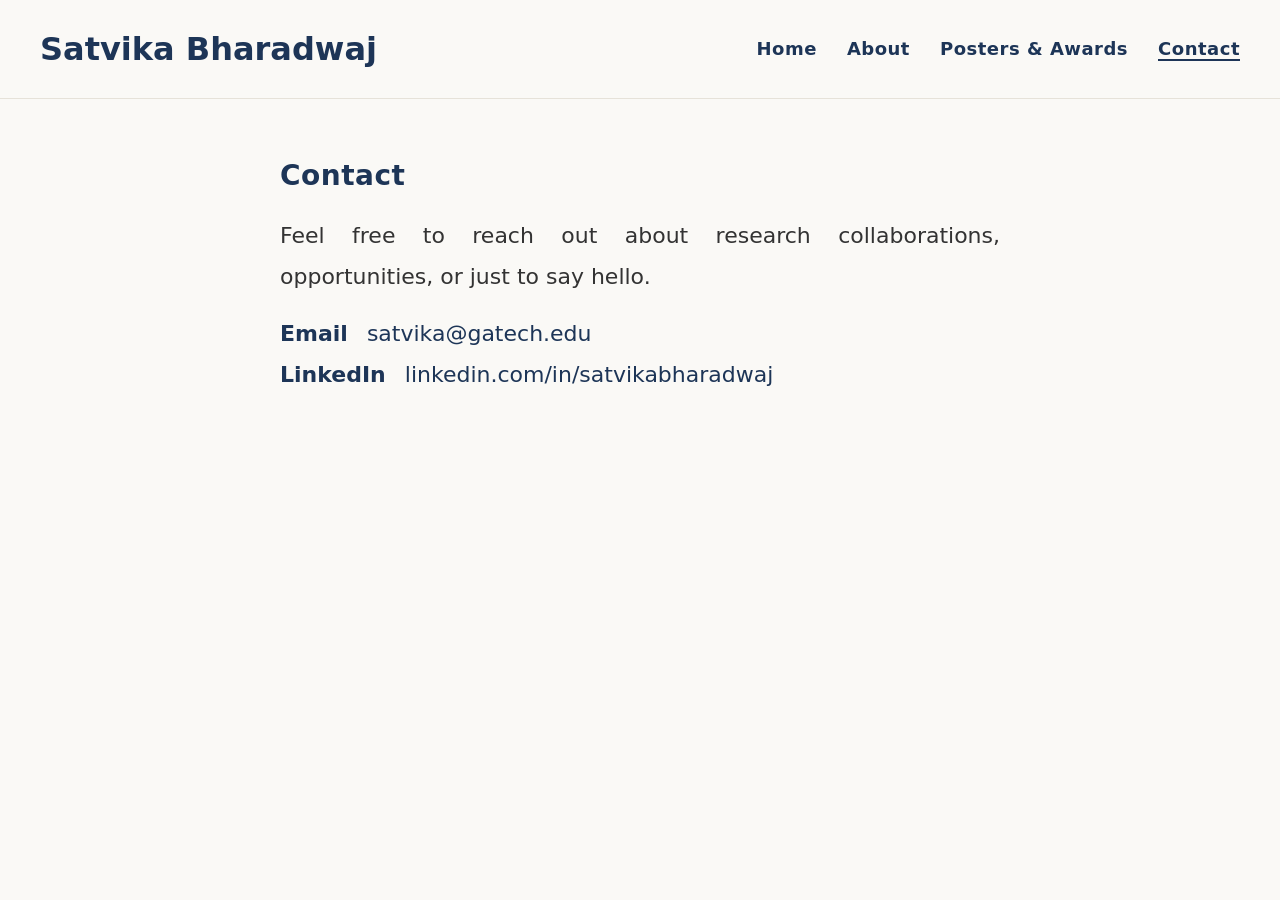
<file: pages/contact.html>
<!DOCTYPE html>
<html lang="en">
<head>
  <meta charset="UTF-8" />
  <meta name="viewport" content="width=device-width, initial-scale=1.0" />
  <title>Contact | Satvika Bharadwaj</title>
  <link rel="stylesheet" href="../styles.css" />
</head>
<body>
  <header class="hero-marquee">
    <div class="hero-top">
      <h1 class="hero-name">Satvika Bharadwaj</h1>
      <nav class="hero-nav" aria-label="Primary">
        <a href="../index.html">Home</a>
        <a href="about.html">About</a>
        <a href="posters-awards.html">Posters & Awards</a>
        <a href="contact.html" class="active">Contact</a>
      </nav>
    </div>
  </header>

  <section class="detail-page">
    <div class="section-inner">
      <h2 class="section-title">Contact</h2>
      <div class="detail-body">
        <p>Feel free to reach out about research collaborations, opportunities, or just to say hello.</p>

        <ul class="contact-list">
          <li><strong>Email</strong> <a href="mailto:satvika@gatech.edu">satvika@gatech.edu</a></li>
          <li><strong>LinkedIn</strong> <a href="https://www.linkedin.com/in/satvikabharadwaj/" target="_blank">linkedin.com/in/satvikabharadwaj</a></li>
        </ul>
      </div>
    </div>
  </section>
</body>
</html>
</file>
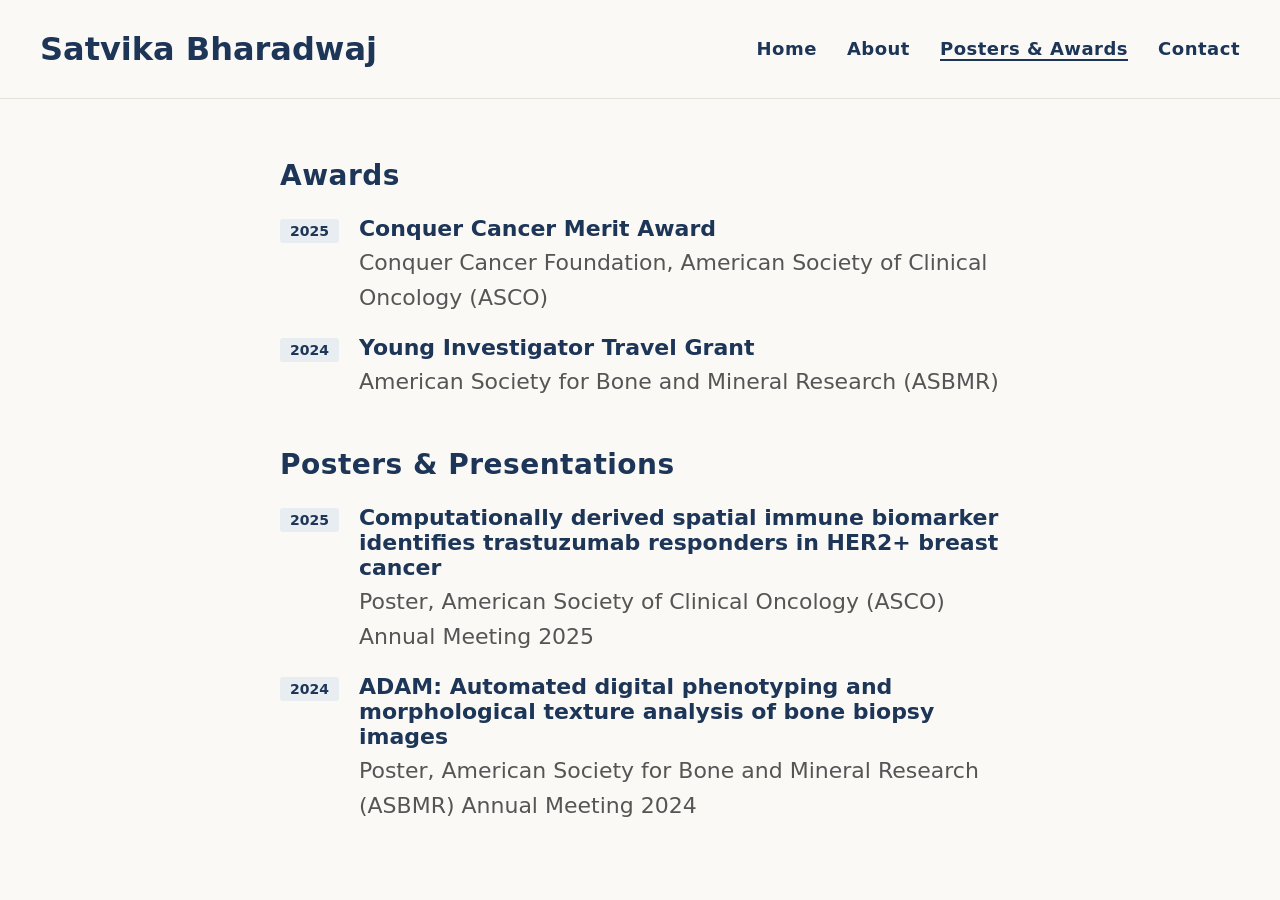
<file: pages/posters-awards.html>
<!DOCTYPE html>
<html lang="en">
<head>
  <meta charset="UTF-8" />
  <meta name="viewport" content="width=device-width, initial-scale=1.0" />
  <title>Posters & Awards | Satvika Bharadwaj</title>
  <link rel="stylesheet" href="../styles.css" />
</head>
<body>
  <header class="hero-marquee">
    <div class="hero-top">
      <h1 class="hero-name">Satvika Bharadwaj</h1>
      <nav class="hero-nav" aria-label="Primary">
        <a href="../index.html">Home</a>
        <a href="about.html">About</a>
        <a href="posters-awards.html" class="active">Posters & Awards</a>
        <a href="contact.html">Contact</a>
      </nav>
    </div>
  </header>

  <section class="detail-page">
    <div class="section-inner">
      <h2 class="section-title">Awards</h2>
      <ul class="awards-list">
        <li>
          <span class="award-year">2025</span>
          <div>
            <strong><a href="https://www.asco.org/annual-meeting/program/awards-recognition/conquer-cancer-grants-awards" target="_blank">Conquer Cancer Merit Award</a></strong>
            <p>Conquer Cancer Foundation, American Society of Clinical Oncology (ASCO)</p>
          </div>
        </li>
        <li>
          <span class="award-year">2024</span>
          <div>
            <strong><a href="https://asbmr.confex.com/asbmr/2024/meetingapp.cgi/Session/1068" target="_blank">Young Investigator Travel Grant</a></strong>
            <p>American Society for Bone and Mineral Research (ASBMR)</p>
          </div>
        </li>
      </ul>

      <h2 class="section-title" style="margin-top: 48px;">Posters & Presentations</h2>
      <ul class="awards-list">
        <li>
          <span class="award-year">2025</span>
          <div>
            <strong><a href="https://meetings.asco.org/abstracts-presentations/244453" target="_blank">Computationally derived spatial immune biomarker identifies trastuzumab responders in HER2+ breast cancer</a></strong>
            <p>Poster, American Society of Clinical Oncology (ASCO) Annual Meeting 2025</p>
          </div>
        </li>
        <li>
          <span class="award-year">2024</span>
          <div>
            <strong><a href="https://asbmr.confex.com/asbmr/2024/meetingapp.cgi/Session/1068" target="_blank">ADAM: Automated digital phenotyping and morphological texture analysis of bone biopsy images</a></strong>
            <p>Poster, American Society for Bone and Mineral Research (ASBMR) Annual Meeting 2024</p>
          </div>
        </li>
      </ul>
    </div>
  </section>
</body>
</html>
</file>
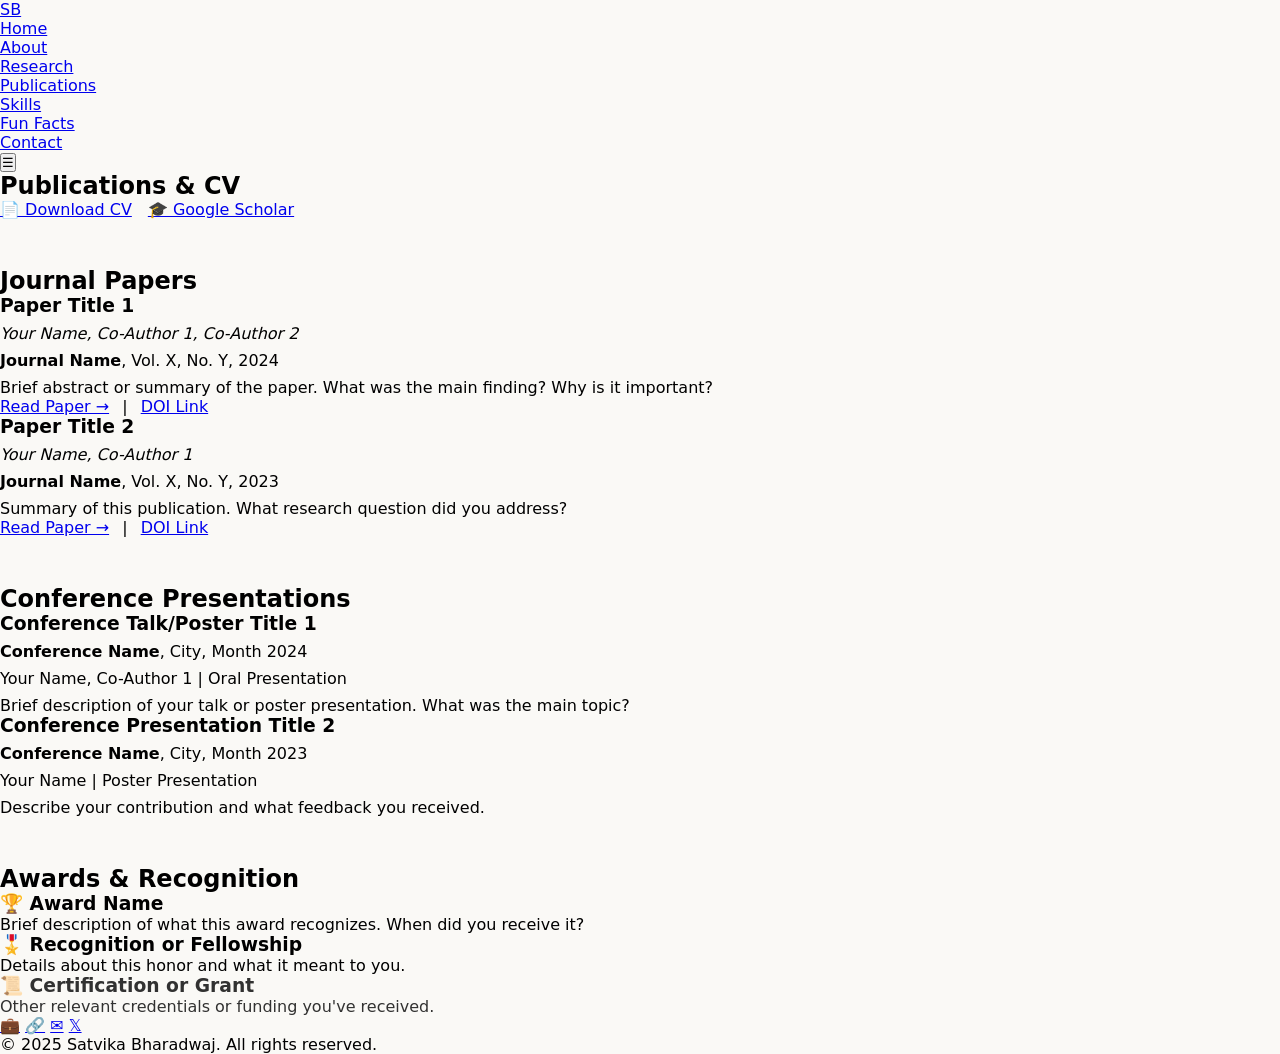
<file: pages/publications.html>
<!DOCTYPE html>
<html lang="en">
<head>
  <meta charset="UTF-8">
  <meta name="viewport" content="width=device-width, initial-scale=1.0">
  <title>Publications & CV | Satvika Bharadwaj</title>
  <link rel="stylesheet" href="../styles.css">
</head>
<body>

<!-- NAVIGATION -->
<nav>
  <div class="nav-container">
    <a href="../index.html" class="nav-logo">SB</a>
    <ul class="nav-links">
      <li><a href="../index.html">Home</a></li>
      <li><a href="about.html">About</a></li>
      <li><a href="research.html">Research</a></li>
      <li><a href="publications.html" class="active">Publications</a></li>
      <li><a href="skills.html">Skills</a></li>
      <li><a href="fun-facts.html">Fun Facts</a></li>
      <li><a href="contact.html">Contact</a></li>
    </ul>
    <button class="nav-toggle">☰</button>
  </div>
</nav>

<!-- MAIN CONTENT -->
<section>
  <div class="container">
    <h1>Publications & CV</h1>

    <div style="display: flex; gap: 1rem; margin-bottom: 2rem; flex-wrap: wrap;">
      <a href="path/to/your/CV.pdf" class="btn" target="_blank">📄 Download CV</a>
      <a href="https://scholar.google.com/citations?user=YOUR_ID" class="btn btn-outline" target="_blank">🎓 Google Scholar</a>
    </div>

    <div class="divider"></div>

    <!-- JOURNAL PAPERS -->
    <h2 style="margin-top: 3rem;">Journal Papers</h2>

    <div class="card">
      <h3>Paper Title 1</h3>
      <p style="margin: 0.5rem 0; color: var(--text-secondary); font-style: italic;">
        Your Name, Co-Author 1, Co-Author 2
      </p>
      <p style="margin: 0.5rem 0; color: var(--text-secondary);">
        <strong>Journal Name</strong>, Vol. X, No. Y, 2024
      </p>
      <p>
        Brief abstract or summary of the paper. What was the main finding? Why is it important?
      </p>
      <p>
        <a href="#" target="_blank">Read Paper →</a>
        <span style="margin: 0 0.5rem; color: var(--border);">|</span>
        <a href="#" target="_blank">DOI Link</a>
      </p>
    </div>

    <div class="card">
      <h3>Paper Title 2</h3>
      <p style="margin: 0.5rem 0; color: var(--text-secondary); font-style: italic;">
        Your Name, Co-Author 1
      </p>
      <p style="margin: 0.5rem 0; color: var(--text-secondary);">
        <strong>Journal Name</strong>, Vol. X, No. Y, 2023
      </p>
      <p>
        Summary of this publication. What research question did you address?
      </p>
      <p>
        <a href="#" target="_blank">Read Paper →</a>
        <span style="margin: 0 0.5rem; color: var(--border);">|</span>
        <a href="#" target="_blank">DOI Link</a>
      </p>
    </div>

    <div class="divider"></div>

    <!-- CONFERENCE PRESENTATIONS -->
    <h2 style="margin-top: 3rem;">Conference Presentations</h2>

    <div class="card">
      <h3>Conference Talk/Poster Title 1</h3>
      <p style="margin: 0.5rem 0; color: var(--text-secondary);">
        <strong>Conference Name</strong>, City, Month 2024
      </p>
      <p style="margin: 0.5rem 0; color: var(--text-secondary);">
        Your Name, Co-Author 1 | <span class="skill-tag">Oral Presentation</span>
      </p>
      <p>
        Brief description of your talk or poster presentation. What was the main topic?
      </p>
    </div>

    <div class="card">
      <h3>Conference Presentation Title 2</h3>
      <p style="margin: 0.5rem 0; color: var(--text-secondary);">
        <strong>Conference Name</strong>, City, Month 2023
      </p>
      <p style="margin: 0.5rem 0; color: var(--text-secondary);">
        Your Name | <span class="skill-tag">Poster Presentation</span>
      </p>
      <p>
        Describe your contribution and what feedback you received.
      </p>
    </div>

    <div class="divider"></div>

    <!-- AWARDS & RECOGNITION -->
    <h2 style="margin-top: 3rem;">Awards & Recognition</h2>

    <div class="card-grid">
      <div class="card">
        <h3>🏆 Award Name</h3>
        <p>Brief description of what this award recognizes. When did you receive it?</p>
      </div>

      <div class="card">
        <h3>🎖️ Recognition or Fellowship</h3>
        <p>Details about this honor and what it meant to you.</p>
      </div>

      <div class="card">
        <h3>📜 Certification or Grant</h3>
        <p>Other relevant credentials or funding you've received.</p>
      </div>
    </div>

  </div>
</section>

<!-- FOOTER -->
<footer>
  <div class="footer-content">
    <div class="social-links">
      <a href="https://linkedin.com/in/yourprofile" target="_blank" title="LinkedIn">💼</a>
      <a href="https://github.com/SatvikaBharadwaj" target="_blank" title="GitHub">🔗</a>
      <a href="mailto:your.email@example.com" title="Email">✉️</a>
      <a href="https://twitter.com/yourhandle" target="_blank" title="Twitter">𝕏</a>
    </div>
    <p>&copy; 2025 Satvika Bharadwaj. All rights reserved.</p>
  </div>
</footer>

<script src="../script.js"></script>

</body>
</html>
</file>
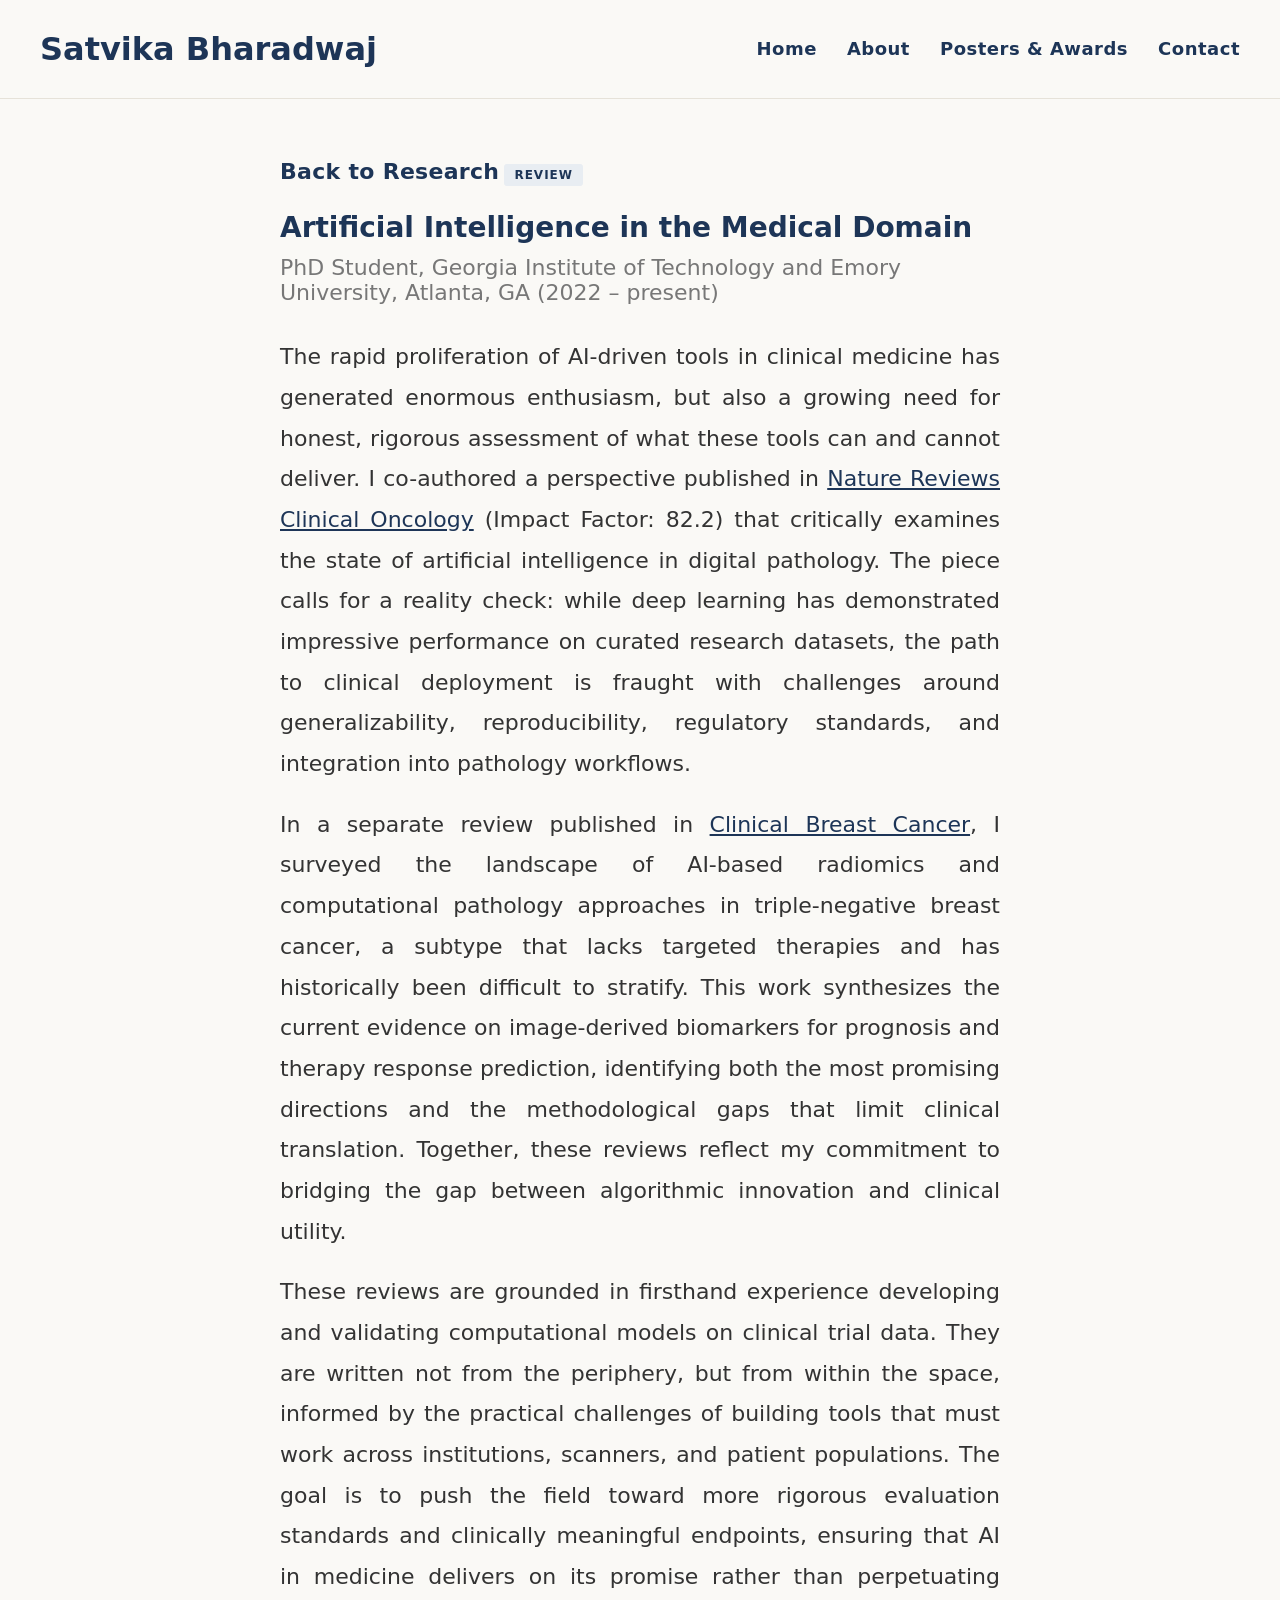
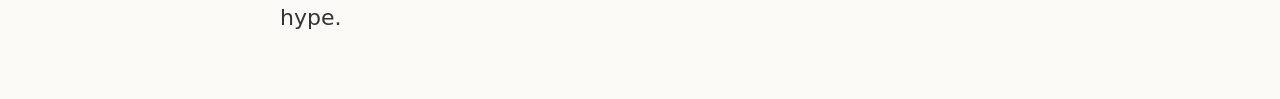
<file: pages/research/ai-reviews.html>
<!DOCTYPE html>
<html lang="en">
<head>
  <meta charset="UTF-8" />
  <meta name="viewport" content="width=device-width, initial-scale=1.0" />
  <title>AI in the Medical Domain | Satvika Bharadwaj</title>
  <link rel="stylesheet" href="../../styles.css" />
</head>
<body>
  <header class="hero-marquee">
    <div class="hero-top">
      <h1 class="hero-name">Satvika Bharadwaj</h1>
      <nav class="hero-nav" aria-label="Primary">
        <a href="../../index.html">Home</a>
        <a href="../about.html">About</a>
        <a href="../posters-awards.html">Posters & Awards</a>
        <a href="../contact.html">Contact</a>
      </nav>
    </div>
  </header>

  <section class="detail-page">
    <div class="section-inner">
      <a href="../../index.html#research" class="back-link">Back to Research</a>
      <span class="card-tag">Review</span>
      <h2 class="detail-title">Artificial Intelligence in the Medical Domain</h2>
      <p class="detail-meta">PhD Student, Georgia Institute of Technology and Emory University, Atlanta, GA (2022 – present)</p>

      <div class="detail-body">
        <p>The rapid proliferation of AI-driven tools in clinical medicine has generated enormous enthusiasm, but also a growing need for honest, rigorous assessment of what these tools can and cannot deliver. I co-authored a perspective published in <a href="https://pubmed.ncbi.nlm.nih.gov/39934323/" target="_blank">Nature Reviews Clinical Oncology</a> (Impact Factor: 82.2) that critically examines the state of artificial intelligence in digital pathology. The piece calls for a reality check: while deep learning has demonstrated impressive performance on curated research datasets, the path to clinical deployment is fraught with challenges around generalizability, reproducibility, regulatory standards, and integration into pathology workflows.</p>

        <p>In a separate review published in <a href="https://pubmed.ncbi.nlm.nih.gov/37380569/" target="_blank">Clinical Breast Cancer</a>, I surveyed the landscape of AI-based radiomics and computational pathology approaches in triple-negative breast cancer, a subtype that lacks targeted therapies and has historically been difficult to stratify. This work synthesizes the current evidence on image-derived biomarkers for prognosis and therapy response prediction, identifying both the most promising directions and the methodological gaps that limit clinical translation. Together, these reviews reflect my commitment to bridging the gap between algorithmic innovation and clinical utility.</p>

        <p>These reviews are grounded in firsthand experience developing and validating computational models on clinical trial data. They are written not from the periphery, but from within the space, informed by the practical challenges of building tools that must work across institutions, scanners, and patient populations. The goal is to push the field toward more rigorous evaluation standards and clinically meaningful endpoints, ensuring that AI in medicine delivers on its promise rather than perpetuating hype.</p>
      </div>
    </div>
  </section>
</body>
</html>
</file>
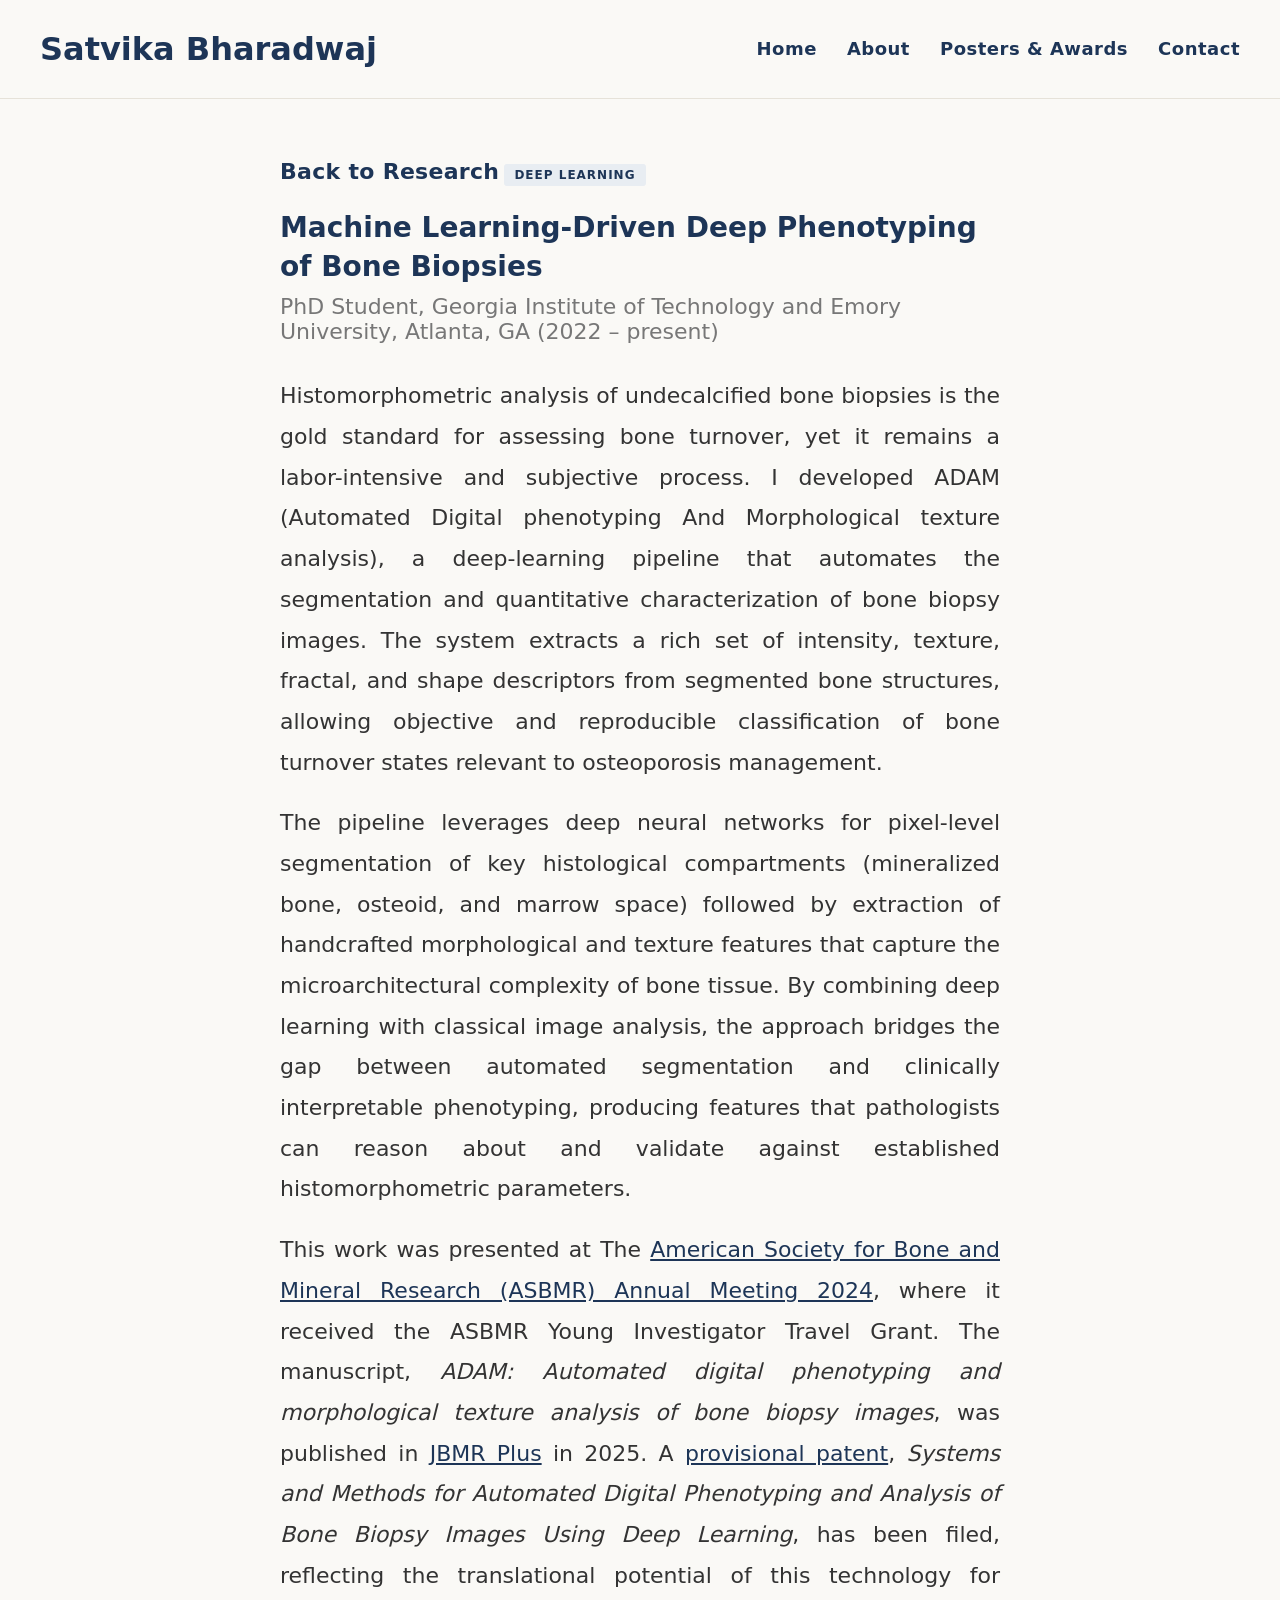
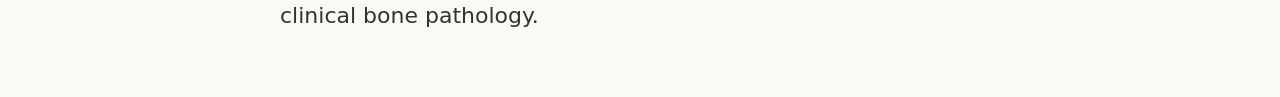
<file: pages/research/bone-biopsy.html>
<!DOCTYPE html>
<html lang="en">
<head>
  <meta charset="UTF-8" />
  <meta name="viewport" content="width=device-width, initial-scale=1.0" />
  <title>Deep Phenotyping of Bone Biopsies | Satvika Bharadwaj</title>
  <link rel="stylesheet" href="../../styles.css" />
</head>
<body>
  <header class="hero-marquee">
    <div class="hero-top">
      <h1 class="hero-name">Satvika Bharadwaj</h1>
      <nav class="hero-nav" aria-label="Primary">
        <a href="../../index.html">Home</a>
        <a href="../about.html">About</a>
        <a href="../posters-awards.html">Posters & Awards</a>
        <a href="../contact.html">Contact</a>
      </nav>
    </div>
  </header>

  <section class="detail-page">
    <div class="section-inner">
      <a href="../../index.html#research" class="back-link">Back to Research</a>
      <span class="card-tag">Deep Learning</span>
      <h2 class="detail-title">Machine Learning-Driven Deep Phenotyping of Bone Biopsies</h2>
      <p class="detail-meta">PhD Student, Georgia Institute of Technology and Emory University, Atlanta, GA (2022 – present)</p>

      <div class="detail-body">
        <p>Histomorphometric analysis of undecalcified bone biopsies is the gold standard for assessing bone turnover, yet it remains a labor-intensive and subjective process. I developed ADAM (Automated Digital phenotyping And Morphological texture analysis), a deep-learning pipeline that automates the segmentation and quantitative characterization of bone biopsy images. The system extracts a rich set of intensity, texture, fractal, and shape descriptors from segmented bone structures, allowing objective and reproducible classification of bone turnover states relevant to osteoporosis management.</p>

        <p>The pipeline leverages deep neural networks for pixel-level segmentation of key histological compartments (mineralized bone, osteoid, and marrow space) followed by extraction of handcrafted morphological and texture features that capture the microarchitectural complexity of bone tissue. By combining deep learning with classical image analysis, the approach bridges the gap between automated segmentation and clinically interpretable phenotyping, producing features that pathologists can reason about and validate against established histomorphometric parameters.</p>

        <p>This work was presented at The <a href="https://asbmr.confex.com/asbmr/2024/meetingapp.cgi/Session/1068" target="_blank">American Society for Bone and Mineral Research (ASBMR) Annual Meeting 2024</a>, where it received the ASBMR Young Investigator Travel Grant. The manuscript, <em>ADAM: Automated digital phenotyping and morphological texture analysis of bone biopsy images</em>, was published in <a href="https://academic.oup.com/jbmrplus/article/9/4/ziaf028/8006380?login=false" target="_blank">JBMR Plus</a> in 2025. A <a href="https://emoryott.technologypublisher.com/techcase/24190" target="_blank">provisional patent</a>, <em>Systems and Methods for Automated Digital Phenotyping and Analysis of Bone Biopsy Images Using Deep Learning</em>, has been filed, reflecting the translational potential of this technology for clinical bone pathology.</p>
      </div>
    </div>
  </section>
</body>
</html>
</file>
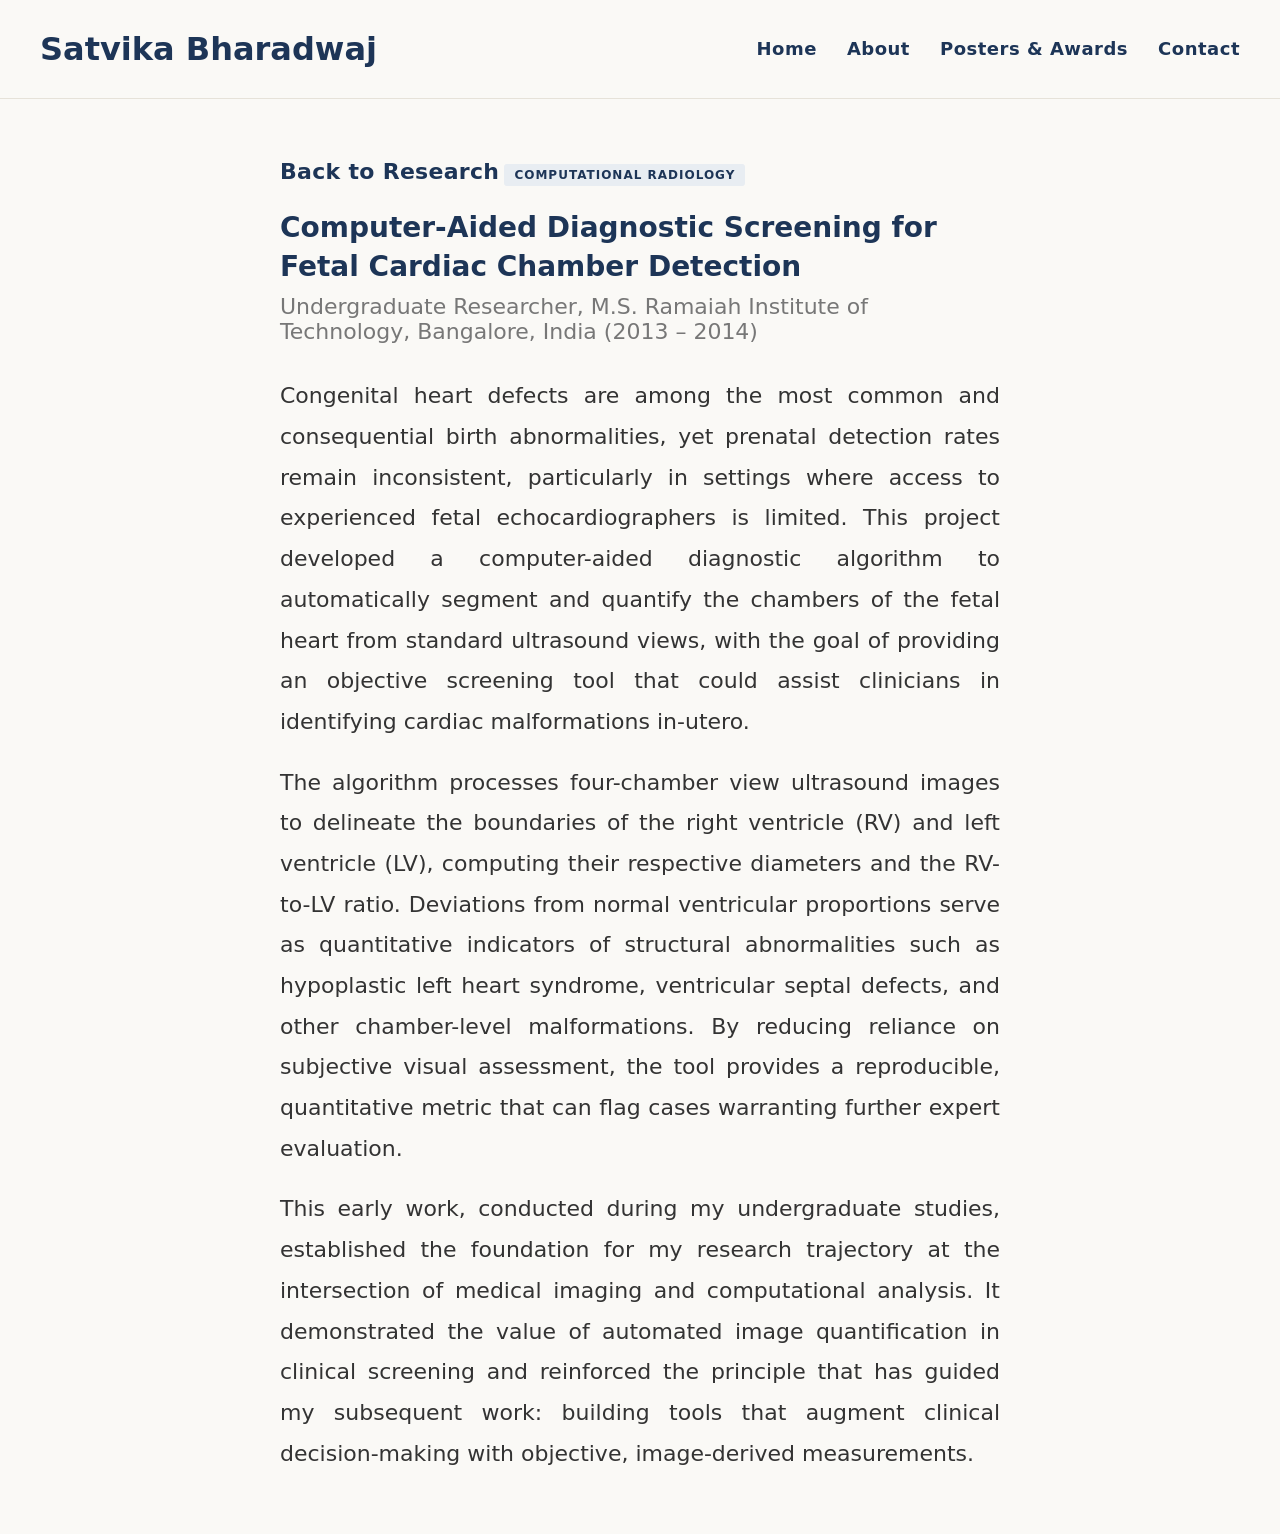
<file: pages/research/fetal-cardiac.html>
<!DOCTYPE html>
<html lang="en">
<head>
  <meta charset="UTF-8" />
  <meta name="viewport" content="width=device-width, initial-scale=1.0" />
  <title>Fetal Cardiac Chamber Detection | Satvika Bharadwaj</title>
  <link rel="stylesheet" href="../../styles.css" />
</head>
<body>
  <header class="hero-marquee">
    <div class="hero-top">
      <h1 class="hero-name">Satvika Bharadwaj</h1>
      <nav class="hero-nav" aria-label="Primary">
        <a href="../../index.html">Home</a>
        <a href="../about.html">About</a>
        <a href="../posters-awards.html">Posters & Awards</a>
        <a href="../contact.html">Contact</a>
      </nav>
    </div>
  </header>

  <section class="detail-page">
    <div class="section-inner">
      <a href="../../index.html#research" class="back-link">Back to Research</a>
      <span class="card-tag">Computational Radiology</span>
      <h2 class="detail-title">Computer-Aided Diagnostic Screening for Fetal Cardiac Chamber Detection</h2>
      <p class="detail-meta">Undergraduate Researcher, M.S. Ramaiah Institute of Technology, Bangalore, India (2013 – 2014)</p>

      <div class="detail-body">
        <p>Congenital heart defects are among the most common and consequential birth abnormalities, yet prenatal detection rates remain inconsistent, particularly in settings where access to experienced fetal echocardiographers is limited. This project developed a computer-aided diagnostic algorithm to automatically segment and quantify the chambers of the fetal heart from standard ultrasound views, with the goal of providing an objective screening tool that could assist clinicians in identifying cardiac malformations in-utero.</p>

        <p>The algorithm processes four-chamber view ultrasound images to delineate the boundaries of the right ventricle (RV) and left ventricle (LV), computing their respective diameters and the RV-to-LV ratio. Deviations from normal ventricular proportions serve as quantitative indicators of structural abnormalities such as hypoplastic left heart syndrome, ventricular septal defects, and other chamber-level malformations. By reducing reliance on subjective visual assessment, the tool provides a reproducible, quantitative metric that can flag cases warranting further expert evaluation.</p>

        <p>This early work, conducted during my undergraduate studies, established the foundation for my research trajectory at the intersection of medical imaging and computational analysis. It demonstrated the value of automated image quantification in clinical screening and reinforced the principle that has guided my subsequent work: building tools that augment clinical decision-making with objective, image-derived measurements.</p>
      </div>
    </div>
  </section>
</body>
</html>
</file>
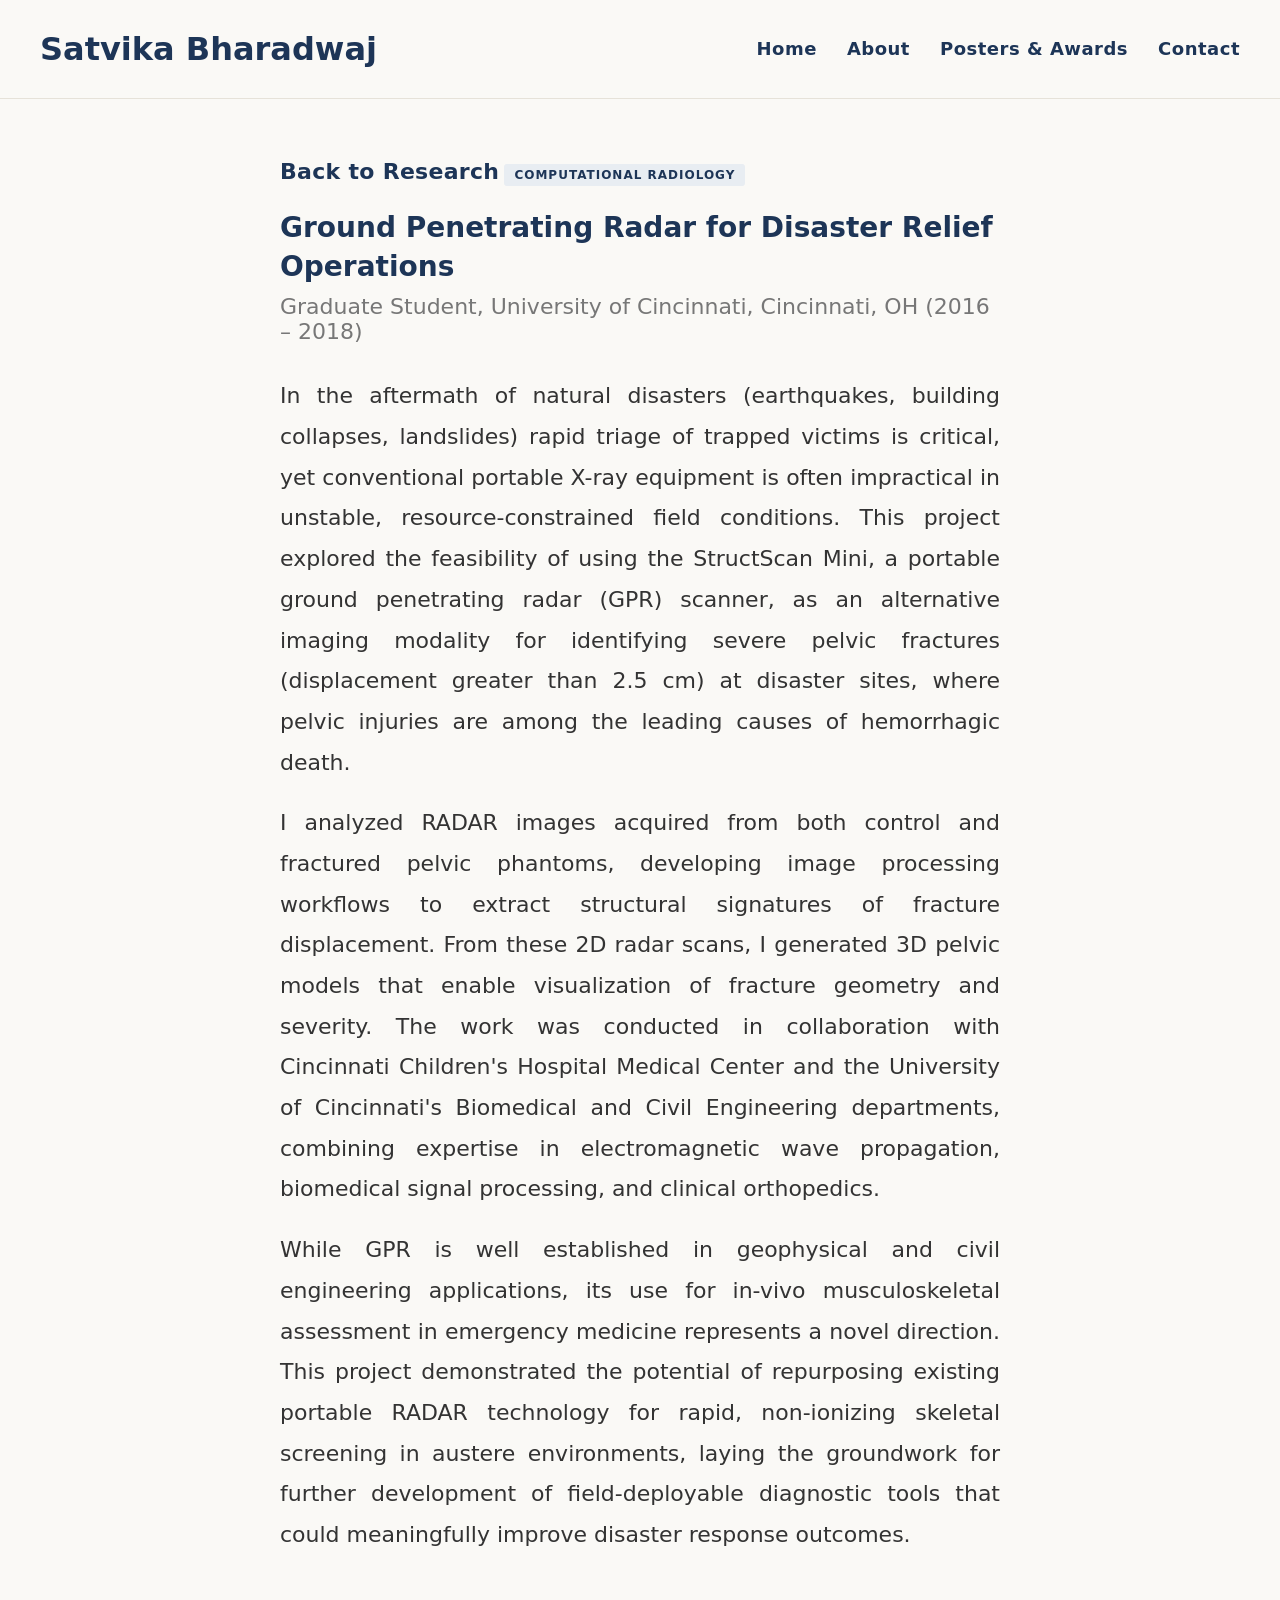
<file: pages/research/gpr-pelvic.html>
<!DOCTYPE html>
<html lang="en">
<head>
  <meta charset="UTF-8" />
  <meta name="viewport" content="width=device-width, initial-scale=1.0" />
  <title>GPR for Disaster Relief | Satvika Bharadwaj</title>
  <link rel="stylesheet" href="../../styles.css" />
</head>
<body>
  <header class="hero-marquee">
    <div class="hero-top">
      <h1 class="hero-name">Satvika Bharadwaj</h1>
      <nav class="hero-nav" aria-label="Primary">
        <a href="../../index.html">Home</a>
        <a href="../about.html">About</a>
        <a href="../posters-awards.html">Posters & Awards</a>
        <a href="../contact.html">Contact</a>
      </nav>
    </div>
  </header>

  <section class="detail-page">
    <div class="section-inner">
      <a href="../../index.html#research" class="back-link">Back to Research</a>
      <span class="card-tag">Computational Radiology</span>
      <h2 class="detail-title">Ground Penetrating Radar for Disaster Relief Operations</h2>
      <p class="detail-meta">Graduate Student, University of Cincinnati, Cincinnati, OH (2016 – 2018)</p>

      <div class="detail-body">
        <p>In the aftermath of natural disasters (earthquakes, building collapses, landslides) rapid triage of trapped victims is critical, yet conventional portable X-ray equipment is often impractical in unstable, resource-constrained field conditions. This project explored the feasibility of using the StructScan Mini, a portable ground penetrating radar (GPR) scanner, as an alternative imaging modality for identifying severe pelvic fractures (displacement greater than 2.5 cm) at disaster sites, where pelvic injuries are among the leading causes of hemorrhagic death.</p>

        <p>I analyzed RADAR images acquired from both control and fractured pelvic phantoms, developing image processing workflows to extract structural signatures of fracture displacement. From these 2D radar scans, I generated 3D pelvic models that enable visualization of fracture geometry and severity. The work was conducted in collaboration with Cincinnati Children's Hospital Medical Center and the University of Cincinnati's Biomedical and Civil Engineering departments, combining expertise in electromagnetic wave propagation, biomedical signal processing, and clinical orthopedics.</p>

        <p>While GPR is well established in geophysical and civil engineering applications, its use for in-vivo musculoskeletal assessment in emergency medicine represents a novel direction. This project demonstrated the potential of repurposing existing portable RADAR technology for rapid, non-ionizing skeletal screening in austere environments, laying the groundwork for further development of field-deployable diagnostic tools that could meaningfully improve disaster response outcomes.</p>
      </div>
    </div>
  </section>
</body>
</html>
</file>
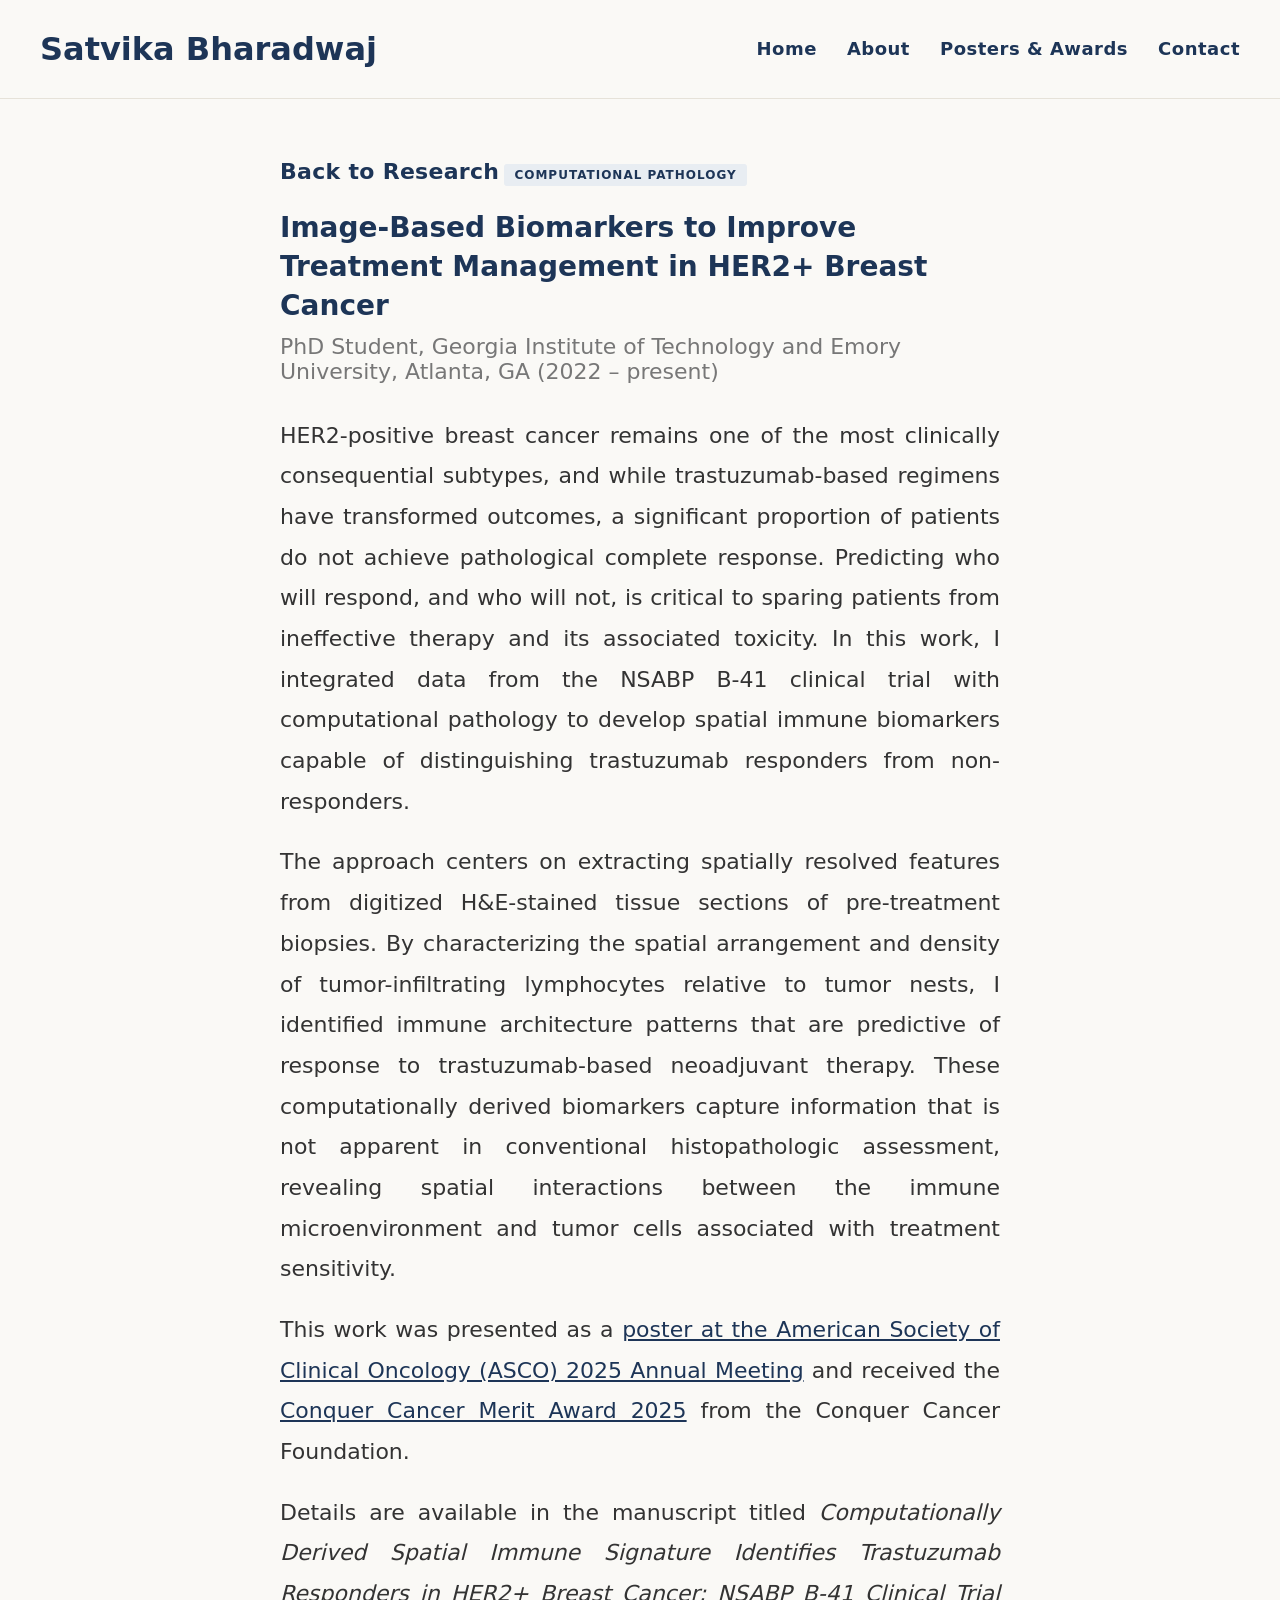
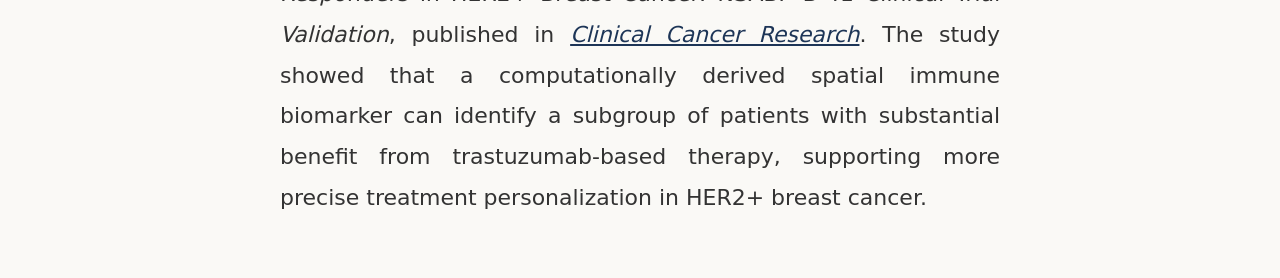
<file: pages/research/her2-biomarkers.html>
<!DOCTYPE html>
<html lang="en">
<head>
  <meta charset="UTF-8" />
  <meta name="viewport" content="width=device-width, initial-scale=1.0" />
  <title>HER2+ Breast Cancer Biomarkers | Satvika Bharadwaj</title>
  <link rel="stylesheet" href="../../styles.css" />
</head>
<body>
  <header class="hero-marquee">
    <div class="hero-top">
      <h1 class="hero-name">Satvika Bharadwaj</h1>
      <nav class="hero-nav" aria-label="Primary">
        <a href="../../index.html">Home</a>
        <a href="../about.html">About</a>
        <a href="../posters-awards.html">Posters & Awards</a>
        <a href="../contact.html">Contact</a>
      </nav>
    </div>
  </header>

 <section class="detail-page">
    <div class="section-inner">
      <a href="../../index.html#research" class="back-link">Back to Research</a>
      <span class="card-tag">Computational Pathology</span>
      <h2 class="detail-title">Image-Based Biomarkers to Improve Treatment Management in HER2+ Breast Cancer</h2>
      <p class="detail-meta">PhD Student, Georgia Institute of Technology and Emory University, Atlanta, GA (2022 – present)</p>

      <div class="detail-body">
        <p>HER2-positive breast cancer remains one of the most clinically consequential subtypes, and while trastuzumab-based regimens have transformed outcomes, a significant proportion of patients do not achieve pathological complete response. Predicting who will respond, and who will not, is critical to sparing patients from ineffective therapy and its associated toxicity. In this work, I integrated data from the NSABP B-41 clinical trial with computational pathology to develop spatial immune biomarkers capable of distinguishing trastuzumab responders from non-responders.</p>

        <p>The approach centers on extracting spatially resolved features from digitized H&amp;E-stained tissue sections of pre-treatment biopsies. By characterizing the spatial arrangement and density of tumor-infiltrating lymphocytes relative to tumor nests, I identified immune architecture patterns that are predictive of response to trastuzumab-based neoadjuvant therapy. These computationally derived biomarkers capture information that is not apparent in conventional histopathologic assessment, revealing spatial interactions between the immune microenvironment and tumor cells associated with treatment sensitivity.</p>

        <p>This work was presented as a <a href="https://meetings.asco.org/abstracts-presentations/244453" target="_blank" rel="noopener noreferrer">poster at the American Society of Clinical Oncology (ASCO) 2025 Annual Meeting</a> and received the <a href="https://www.asco.org/annual-meeting/program/awards-recognition/conquer-cancer-grants-awards" target="_blank" rel="noopener noreferrer">Conquer Cancer Merit Award 2025</a> from the Conquer Cancer Foundation.</p>

        <p> Details are available in the manuscript titled <em>Computationally Derived Spatial Immune Signature Identifies Trastuzumab Responders in HER2+ Breast Cancer: NSABP B-41 Clinical Trial Validation</em>, published in <a href="https://aacrjournals.org/clincancerres/article/doi/10.1158/1078-0432.CCR-25-4185/776772" target="_blank" rel="noopener noreferrer"><em>Clinical Cancer Research</em></a>. The study showed that a computationally derived spatial immune biomarker can identify a subgroup of patients with substantial benefit from trastuzumab-based therapy, supporting more precise treatment personalization in HER2+ breast cancer.</p>
      </div>
    </div>
  </section>
</body>
</html>
</file>
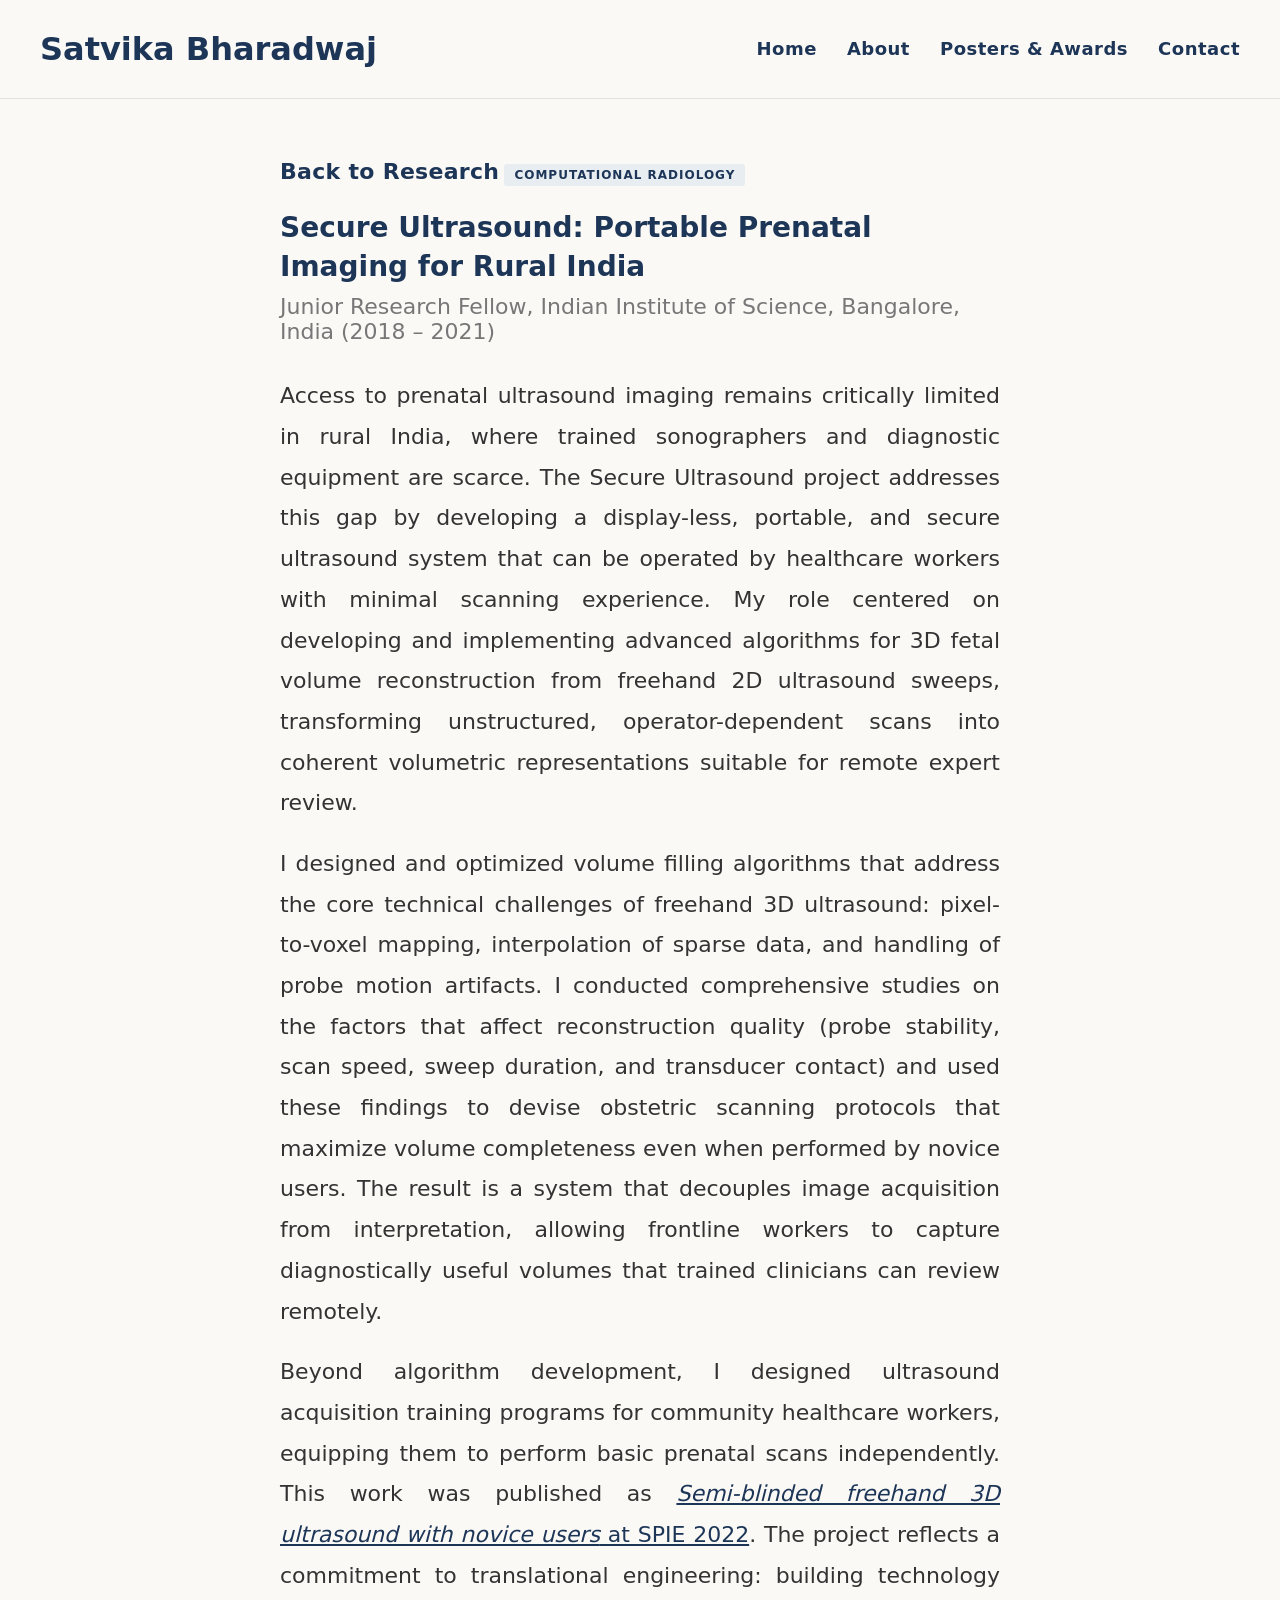
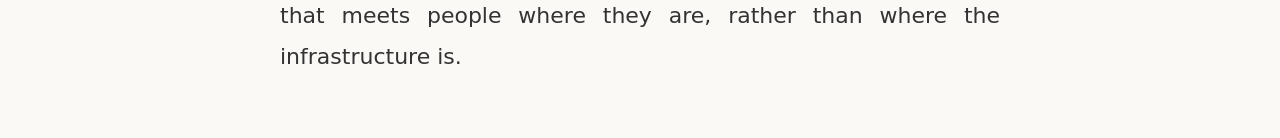
<file: pages/research/secure-ultrasound.html>
<!DOCTYPE html>
<html lang="en">
<head>
  <meta charset="UTF-8" />
  <meta name="viewport" content="width=device-width, initial-scale=1.0" />
  <title>Secure Ultrasound | Satvika Bharadwaj</title>
  <link rel="stylesheet" href="../../styles.css" />
</head>
<body>
  <header class="hero-marquee">
    <div class="hero-top">
      <h1 class="hero-name">Satvika Bharadwaj</h1>
      <nav class="hero-nav" aria-label="Primary">
        <a href="../../index.html">Home</a>
        <a href="../about.html">About</a>
        <a href="../posters-awards.html">Posters & Awards</a>
        <a href="../contact.html">Contact</a>
      </nav>
    </div>
  </header>

  <section class="detail-page">
    <div class="section-inner">
      <a href="../../index.html#research" class="back-link">Back to Research</a>
      <span class="card-tag">Computational Radiology</span>
      <h2 class="detail-title">Secure Ultrasound: Portable Prenatal Imaging for Rural India</h2>
      <p class="detail-meta">Junior Research Fellow, Indian Institute of Science, Bangalore, India (2018 – 2021)</p>

      <div class="detail-body">
        <p>Access to prenatal ultrasound imaging remains critically limited in rural India, where trained sonographers and diagnostic equipment are scarce. The Secure Ultrasound project addresses this gap by developing a display-less, portable, and secure ultrasound system that can be operated by healthcare workers with minimal scanning experience. My role centered on developing and implementing advanced algorithms for 3D fetal volume reconstruction from freehand 2D ultrasound sweeps, transforming unstructured, operator-dependent scans into coherent volumetric representations suitable for remote expert review.</p>

        <p>I designed and optimized volume filling algorithms that address the core technical challenges of freehand 3D ultrasound: pixel-to-voxel mapping, interpolation of sparse data, and handling of probe motion artifacts. I conducted comprehensive studies on the factors that affect reconstruction quality (probe stability, scan speed, sweep duration, and transducer contact) and used these findings to devise obstetric scanning protocols that maximize volume completeness even when performed by novice users. The result is a system that decouples image acquisition from interpretation, allowing frontline workers to capture diagnostically useful volumes that trained clinicians can review remotely.</p>

        <p>Beyond algorithm development, I designed ultrasound acquisition training programs for community healthcare workers, equipping them to perform basic prenatal scans independently. This work was published as <a href="https://www.spiedigitallibrary.org/conference-proceedings-of-spie/12035/1203516/Semi-blinded-freehand-3D-ultrasound-with-novice-users/10.1117/12.2610969.short" target="_blank"><em>Semi-blinded freehand 3D ultrasound with novice users</em> at SPIE 2022</a>. The project reflects a commitment to translational engineering: building technology that meets people where they are, rather than where the infrastructure is.</p>
      </div>
    </div>
  </section>
</body>
</html>
</file>
<file: styles.css>
* {
  margin: 0;
  padding: 0;
  box-sizing: border-box;
}
body {
  background: #FAF9F6;
  font-family: system-ui, -apple-system, Segoe UI, Roboto, Arial, sans-serif;
}
.hero-marquee {
  background: #FAF9F6;
}
.hero-top {
  display: flex;
  justify-content: space-between;
  align-items: center;
  padding: 30px 40px;
  border-bottom: 1px solid #E6E2D9;
  gap: 40px;
}
.hero-name {
  color: #1D3557;
  font-weight: 700;
  font-size: 32px;
  margin: 0;
  white-space: nowrap;
}
.hero-nav {
  display: flex;
  gap: 30px;
  list-style: none;
  margin-left: auto;
}
.hero-nav a {
  color: #1D3557;
  text-decoration: none;
  font-size: 18px;
  font-weight: 700;
  letter-spacing: 0.5px;
  border-bottom: 2px solid transparent;
  transition: 0.2s;
}
.hero-nav a:hover,
.hero-nav a.active {
  border-bottom-color: #1D3557;
}
.marquee {
  height: 50vh;
  width: 100%;
  overflow: hidden;
  background: #FAF9F6;
  display: flex;
  align-items: center;
  justify-content: center;
  position: relative;
}

.marquee-track {
  display: flex;
  height: 100%;
  width: 100%;
  gap: 0;
}

.marquee-track img:first-child {
  width: 75%;
  height: 100%;
  object-fit: cover;
  flex-shrink: 0;
}

.marquee-track img:last-child {
  width: 25%;
  height: 100%;
  object-fit: cover;
  flex-shrink: 0;
}
/* Shared section styles */
.section-inner {
  max-width: 1200px;
  margin: 0 auto;
  padding: 60px 40px;
}

.section-title {
  color: #1D3557;
  font-size: 28px;
  font-weight: 700;
  margin-bottom: 24px;
  letter-spacing: 0.5px;
}

/* About */

.about-text {
  color: #333;
  font-size: 22px;
  line-height: 1.8;
  text-align: justify;
}

.about-text a {
  color: #1D3557;
  text-decoration: underline;
}

/* Research */
.research-grid {
  display: grid;
  grid-template-columns: 1fr 1fr 1fr;
  gap: 30px;
}

.research-card {
  display: flex;
  flex-direction: column;
  padding: 28px;
  border: 1px solid #E6E2D9;
  border-radius: 6px;
  text-decoration: none;
  color: inherit;
  transition: box-shadow 0.2s, border-color 0.2s;
}

.research-card:hover {
  border-color: #1D3557;
  box-shadow: 0 4px 16px rgba(29, 53, 87, 0.1);
}

.card-tag {
  display: inline-block;
  font-size: 12px;
  font-weight: 700;
  text-transform: uppercase;
  letter-spacing: 1px;
  color: #1D3557;
  background: #E8EDF2;
  padding: 4px 10px;
  border-radius: 3px;
  margin-bottom: 14px;
  align-self: flex-start;
}

.research-card h3 {
  color: #1D3557;
  font-size: 22px;
  font-weight: 700;
  margin-bottom: 12px;
  line-height: 1.4;
}

.research-card p {
  color: #444;
  font-size: 22px;
  line-height: 1.7;
  text-align: justify;
  flex-grow: 1;
}

.card-link {
  display: inline-block;
  margin-top: 16px;
  font-size: 22px;
  font-weight: 700;
  color: #1D3557;
  letter-spacing: 0.3px;
}

/* Publications */
.pub-list {
  list-style-position: outside;
  padding-left: 20px;
  display: flex;
  flex-direction: column;
  gap: 18px;
}

.pub-list li {
  color: #333;
  font-size: 22px;
  line-height: 1.7;
  text-align: justify;
}

.scholar-link {
  font-size: 22px;
  font-weight: 400;
  color: #1D3557;
  text-decoration: none;
  margin-left: 12px;
}

.scholar-link:hover {
  text-decoration: underline;
}

.pub-list li a {
  color: #1D3557;
  font-weight: 700;
  text-decoration: none;
}

.pub-list li a:hover {
  text-decoration: underline;
}

.detail-body a {
  color: #1D3557;
  text-decoration: underline;
}

/* CV link */
.cv-link {
  display: inline-block;
  font-size: 22px;
  font-weight: 700;
  color: #1D3557;
  text-decoration: none;
  border: 2px solid #1D3557;
  padding: 10px 24px;
  border-radius: 4px;
  margin-bottom: 32px;
  transition: background 0.2s, color 0.2s;
}

.cv-link:hover {
  background: #1D3557;
  color: #FAF9F6;
}

.ikigai-section {
  display: flex;
  gap: 28px;
  align-items: flex-start;
  margin-bottom: 20px;
}

.ikigai-book {
  flex-shrink: 0;
}

.ikigai-book img {
  width: 150px;
  border-radius: 4px;
  box-shadow: 0 4px 12px rgba(0, 0, 0, 0.1);
}

.ikigai-text p {
  margin-bottom: 0;
}

.awards-list a {
  color: inherit;
  text-decoration: none;
}

.awards-list a:hover {
  text-decoration: underline;
}

/* Contact */
.contact-list {
  list-style: none;
  display: flex;
  flex-direction: column;
  gap: 16px;
  margin-top: 24px;
}

.contact-list li {
  font-size: 22px;
  color: #333;
}

.contact-list li strong {
  color: #1D3557;
  margin-right: 12px;
}

.contact-list li a {
  color: #1D3557;
  text-decoration: none;
}

.contact-list li a:hover {
  text-decoration: underline;
}

/* Book grid */
.book-grid {
  display: grid;
  grid-template-columns: repeat(5, 1fr);
  gap: 28px;
}

.book-item {
  text-decoration: none;
  color: inherit;
  transition: transform 0.2s;
}

.book-item:hover {
  transform: scale(1.03);
}

.book-item img {
  width: 100%;
  aspect-ratio: 2 / 3;
  object-fit: cover;
  border-radius: 2px;
  box-shadow: 0 2px 8px rgba(0, 0, 0, 0.12);
}

.book-item h3 {
  font-size: 14px;
  font-weight: 600;
  color: #1D3557;
  margin-top: 10px;
  margin-bottom: 2px;
  line-height: 1.3;
}

.book-item p {
  font-size: 13px;
  color: #777;
}

/* Detail pages */
.detail-page .section-inner {
  max-width: 800px;
}

.back-link {
  display: inline-block;
  font-size: 22px;
  font-weight: 700;
  color: #1D3557;
  text-decoration: none;
  margin-bottom: 24px;
  letter-spacing: 0.3px;
}

.back-link:hover {
  text-decoration: underline;
}

.detail-title {
  color: #1D3557;
  font-size: 28px;
  font-weight: 700;
  line-height: 1.4;
  margin-bottom: 8px;
}

.detail-meta {
  color: #777;
  font-size: 22px;
  margin-bottom: 32px;
}

.detail-body p {
  color: #333;
  font-size: 22px;
  line-height: 1.85;
  text-align: justify;
  margin-bottom: 20px;
}

.detail-body p:last-child {
  margin-bottom: 0;
}

.detail-body-text {
  color: #333;
  font-size: 22px;
  line-height: 1.85;
  text-align: justify;
}

/* Awards & Posters */
.awards-list {
  list-style: none;
  display: flex;
  flex-direction: column;
  gap: 20px;
}

.awards-list li {
  display: flex;
  gap: 20px;
  align-items: baseline;
}

.award-year {
  font-size: 14px;
  font-weight: 700;
  color: #1D3557;
  background: #E8EDF2;
  padding: 4px 10px;
  border-radius: 3px;
  white-space: nowrap;
}

.awards-list li div strong {
  color: #1D3557;
  font-size: 22px;
  display: block;
  margin-bottom: 4px;
}

.awards-list li div p {
  color: #555;
  font-size: 22px;
  line-height: 1.6;
}

@keyframes scrollRight {
  from {
    transform: translateX(100vw);
  }
  to {
    transform: translateX(-100vw);
  }
}
@media (max-width: 1024px) {
  .research-grid {
    grid-template-columns: 1fr 1fr;
  }
  .book-grid {
    grid-template-columns: repeat(4, 1fr);
  }
}
@media (max-width: 768px) {
  .hero-top {
    flex-direction: column;
    align-items: flex-start;
    gap: 15px;
    padding: 15px 20px;
  }
  .hero-name {
    font-size: 24px;
  }
  .hero-nav {
    gap: 15px;
    flex-direction: row;
    flex-wrap: wrap;
    margin-left: 0;
  }
  .hero-nav a {
    font-size: 14px;
  }
  .marquee {
    height: 35vh;
  }
  .section-inner {
    padding: 40px 20px;
  }
  .research-grid {
    grid-template-columns: 1fr;
  }
  .research-card {
    padding: 20px;
  }
  .ikigai-section {
    flex-direction: column;
    align-items: center;
  }
  .book-grid {
    grid-template-columns: repeat(2, 1fr);
    gap: 20px;
  }
}
</file>
